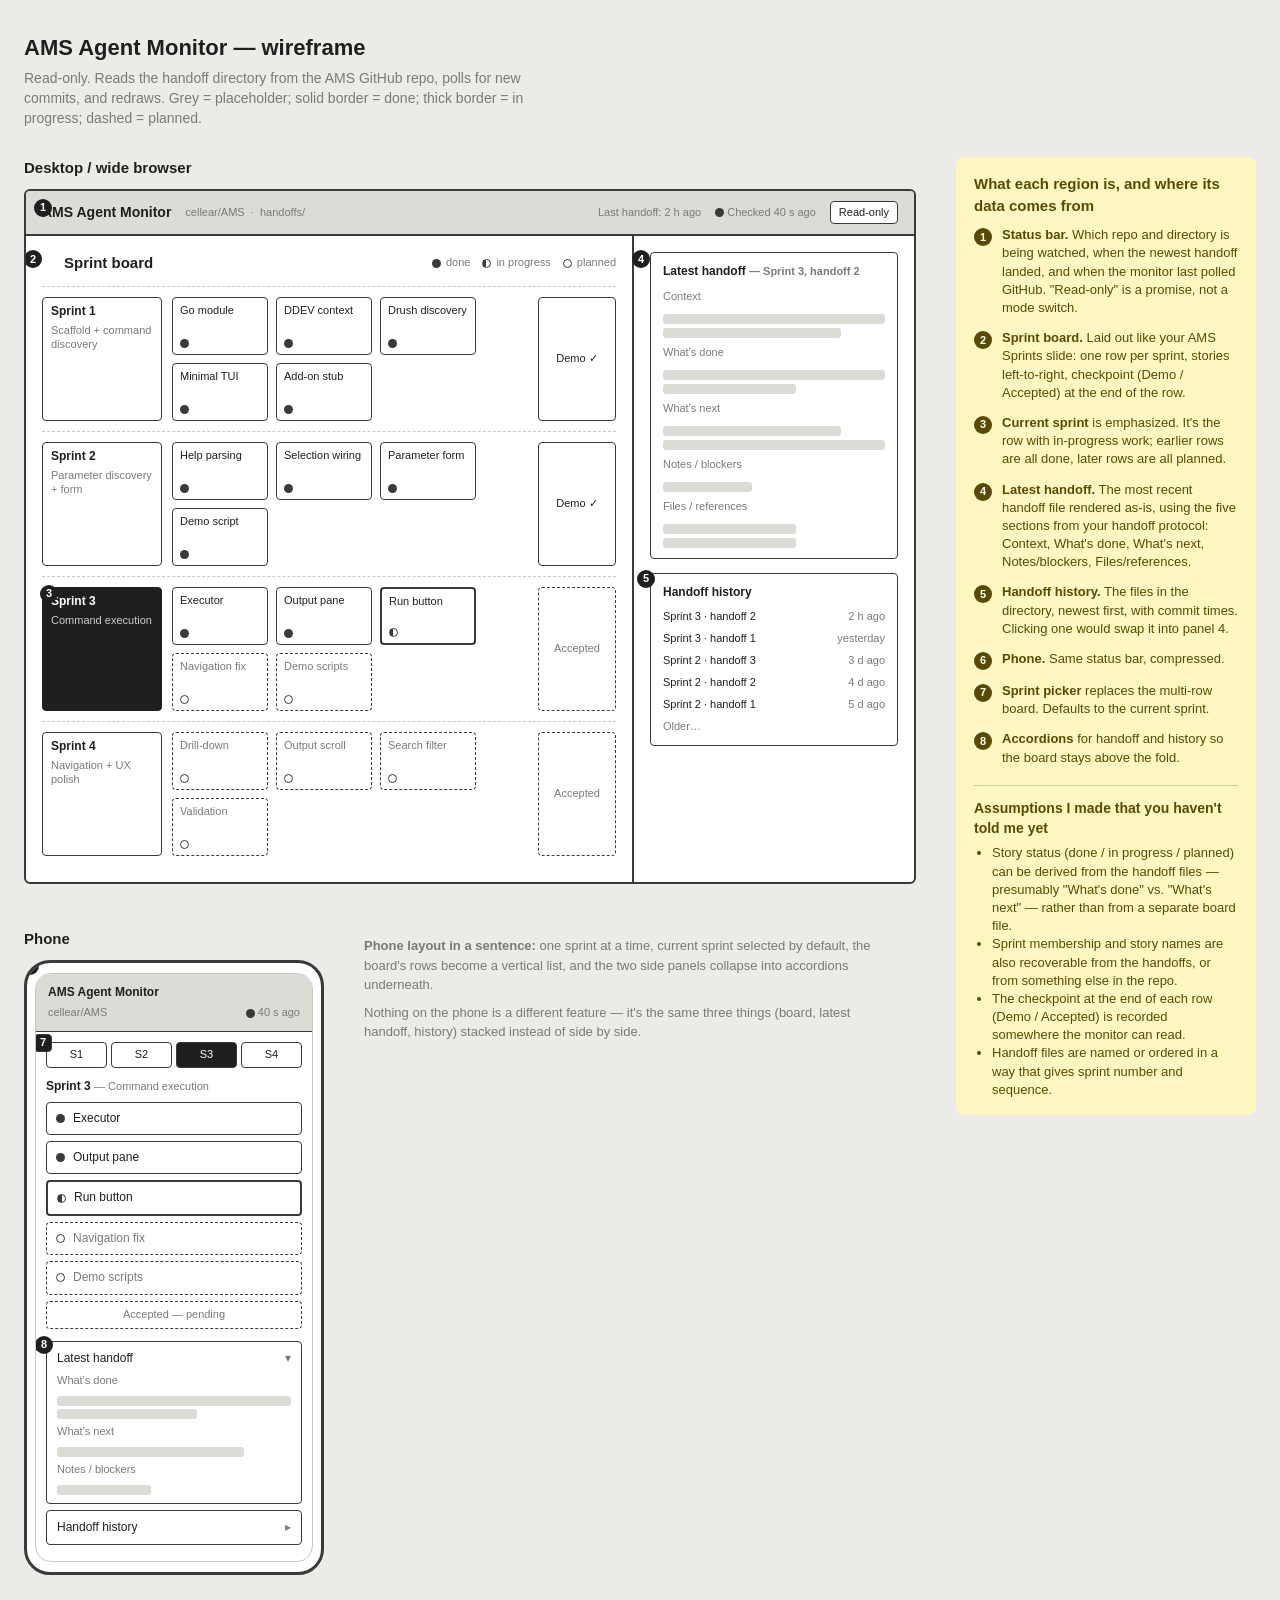
<file: ams-agent-monitor-wireframe.html>
<!doctype html>
<html lang="en">
<head>
<meta charset="utf-8">
<meta name="viewport" content="width=device-width, initial-scale=1">
<title>AMS Agent Monitor — wireframe</title>
<style>
  :root{
    --paper:#ecebe7; --ink:#1f1f1f; --line:#3a3a3a; --mute:#7a7a76;
    --fill:#dcdbd6; --fill2:#c9c8c2; --note:#fff7c2; --note-ink:#5a4a00;
  }
  *{box-sizing:border-box}
  html,body{margin:0;background:var(--paper);color:var(--ink);
    font:14px/1.45 "Helvetica Neue",Helvetica,Arial,sans-serif}
  body{padding:32px 24px 64px}
  h1{font-size:22px;font-weight:600;margin:0 0 4px}
  .sub{color:var(--mute);margin:0 0 28px;max-width:70ch}
  .stage{display:grid;grid-template-columns:minmax(0,1fr) 300px;gap:40px;align-items:start;max-width:1440px}
  @media (max-width:1100px){.stage{grid-template-columns:1fr}}
  h2{font-size:15px;font-weight:600;margin:0 0 10px}

  /* generic wireframe primitives */
  .frame{background:#fff;border:2px solid var(--line);border-radius:6px;overflow:hidden}
  .box{border:1.5px solid var(--line);border-radius:4px;background:#fff}
  .ph{background:var(--fill);border-radius:3px;height:10px}
  .ph.w40{width:40%}.ph.w60{width:60%}.ph.w80{width:80%}.ph.w100{width:100%}
  .lbl{font-size:11px;color:var(--mute)}
  .hatch{background:repeating-linear-gradient(135deg,#e6e5e0 0 6px,#d3d2cc 6px 8px)}
  .pin{display:inline-flex;align-items:center;justify-content:center;width:18px;height:18px;
    border-radius:50%;background:var(--ink);color:#fff;font-size:11px;font-weight:600;
    vertical-align:middle;flex:none}
  .pin.abs{position:absolute;z-index:2}
  .rel{position:relative}
  .dot{display:inline-block;width:9px;height:9px;border-radius:50%;background:var(--line);vertical-align:middle}
  .dot.ring{background:#fff;border:1.5px solid var(--line)}
  .dot.half{background:linear-gradient(90deg,var(--line) 50%,#fff 50%);border:1.5px solid var(--line)}
  .btn{border:1.5px solid var(--line);border-radius:4px;padding:3px 8px;font-size:11px;background:#fff}

  /* ===== desktop ===== */
  .desk{width:100%;max-width:1040px}
  .desk .bar{display:flex;align-items:center;gap:14px;padding:10px 16px;border-bottom:2px solid var(--line);background:var(--fill)}
  .desk .bar .title{font-weight:600}
  .desk .bar .spacer{flex:1}
  .desk .body{display:grid;grid-template-columns:1fr 280px;min-height:560px}
  .desk .main{padding:16px;border-right:2px solid var(--line)}
  .desk .side{padding:16px;display:flex;flex-direction:column;gap:14px}
  .boardhead{display:flex;align-items:center;gap:14px;margin-bottom:12px}
  .legend{display:flex;gap:12px;margin-left:auto}
  .legend span{display:inline-flex;align-items:center;gap:5px;font-size:11px;color:var(--mute)}
  .sprint{display:grid;grid-template-columns:120px 1fr 78px;gap:10px;align-items:stretch;
    padding:10px 0;border-top:1.5px dashed var(--fill2)}
  .sprint:first-of-type{border-top:0}
  .sprint .name{padding:6px 8px;font-weight:600;font-size:12px;line-height:1.3}
  .sprint .name small{display:block;font-weight:400;color:var(--mute);font-size:11px;margin-top:3px}
  .sprint.cur .name{background:var(--ink);color:#fff;border-color:var(--ink)}
  .sprint.cur .name small{color:#ccc}
  .stories{display:flex;gap:8px;flex-wrap:wrap}
  .story{width:96px;min-height:58px;padding:6px 7px;font-size:11px;line-height:1.25;display:flex;flex-direction:column;justify-content:space-between}
  .story.planned{border-style:dashed;color:var(--mute)}
  .story.active{border-width:2.5px}
  .check{display:flex;align-items:center;justify-content:center;font-size:11px;text-align:center;padding:4px}
  .check.pending{border-style:dashed;color:var(--mute)}
  .side .box{padding:10px 12px}
  .side h3{font-size:12px;margin:0 0 8px;font-weight:600}
  .side dl{margin:0;display:grid;grid-template-columns:auto;gap:7px}
  .side dt{font-size:11px;color:var(--mute)}
  .side dd{margin:2px 0 0;display:flex;flex-direction:column;gap:4px}
  .hist{display:flex;flex-direction:column;gap:6px}
  .hist div{display:flex;justify-content:space-between;font-size:11px;gap:8px}
  .hist div span:last-child{color:var(--mute);flex:none}

  /* ===== mobile ===== */
  .phone{width:300px;border-radius:26px;border-width:3px;padding:10px 8px;background:#fff}
  .phone .screen{border:1.5px solid var(--fill2);border-radius:16px;overflow:hidden}
  .phone .bar{padding:10px 12px;border-bottom:1.5px solid var(--line);background:var(--fill);font-size:12px}
  .phone .bar .title{font-weight:600}
  .phone .bar .meta{display:flex;justify-content:space-between;margin-top:4px;color:var(--mute);font-size:11px}
  .phone .content{padding:10px}
  .tabs{display:flex;gap:4px;margin-bottom:10px}
  .tabs span{flex:1;text-align:center;border:1.5px solid var(--line);border-radius:4px;font-size:11px;padding:4px 0}
  .tabs span.on{background:var(--ink);color:#fff}
  .mstory{padding:7px 9px;font-size:12px;display:flex;align-items:center;gap:8px;margin-bottom:6px}
  .mstory.planned{border-style:dashed;color:var(--mute)}
  .mstory.active{border-width:2.5px}
  .mstory .ttl{flex:1}
  .mcheck{text-align:center;font-size:11px;padding:5px;margin:4px 0 12px;border-style:dashed;color:var(--mute)}
  .acc{padding:8px 10px;font-size:12px;display:flex;justify-content:space-between;align-items:center;margin-bottom:6px}
  .acc .chev{color:var(--mute)}
  .acc.open{flex-direction:column;align-items:stretch;gap:6px}
  .acc.open .row{display:flex;justify-content:space-between}
  .acc.open dl{margin:0;display:grid;gap:5px}
  .acc.open dt{font-size:11px;color:var(--mute)}
  .acc.open dd{margin:2px 0 0;display:flex;flex-direction:column;gap:3px}

  /* ===== notes ===== */
  .notes{background:var(--note);color:var(--note-ink);border-radius:8px;padding:16px 18px}
  .notes h2{color:var(--note-ink);margin-bottom:10px}
  .notes ol{list-style:none;margin:0;padding:0;display:flex;flex-direction:column;gap:12px}
  .notes li{display:flex;gap:10px;font-size:13px;line-height:1.4}
  .notes .pin{margin-top:2px;background:var(--note-ink)}
  .notes .q{margin-top:18px;padding-top:12px;border-top:1px solid rgba(90,74,0,.25)}
  .notes .q p{margin:0 0 6px;font-weight:600}
  .notes ul{margin:0;padding-left:18px;font-size:13px}
  .notes ul li{display:list-item;gap:0}
  .row2{display:flex;gap:40px;flex-wrap:wrap;align-items:flex-start}
  .mnotes{max-width:520px;font-size:13px;color:var(--mute);line-height:1.5;margin-top:8px}
  .mnotes p{margin:0 0 8px}
</style>
</head>
<body>

<h1>AMS Agent Monitor — wireframe</h1>
<p class="sub">Read-only. Reads the handoff directory from the AMS GitHub repo, polls for new commits, and redraws.
Grey = placeholder; solid border = done; thick border = in progress; dashed = planned.</p>

<div class="stage">

<!-- ================= DESKTOP ================= -->
<div>
<h2>Desktop / wide browser</h2>
<div class="frame desk rel">
  <span class="pin abs" style="left:8px;top:8px">1</span>
  <div class="bar">
    <span class="title">AMS Agent Monitor</span>
    <span class="lbl">cellear/AMS &nbsp;·&nbsp; handoffs/</span>
    <span class="spacer"></span>
    <span class="lbl">Last handoff: 2 h ago</span>
    <span class="lbl"><span class="dot"></span> Checked 40 s ago</span>
    <span class="btn">Read-only</span>
  </div>

  <div class="body">
    <div class="main rel">
      <span class="pin abs" style="left:-2px;top:14px">2</span>
      <div class="boardhead">
        <h2 style="margin:0 0 0 22px">Sprint board</h2>
        <div class="legend">
          <span><span class="dot"></span> done</span>
          <span><span class="dot half"></span> in progress</span>
          <span><span class="dot ring"></span> planned</span>
        </div>
      </div>

      <div class="sprint">
        <div class="box name">Sprint 1<small>Scaffold + command discovery</small></div>
        <div class="stories">
          <div class="box story"><span>Go module</span><span class="dot"></span></div>
          <div class="box story"><span>DDEV context</span><span class="dot"></span></div>
          <div class="box story"><span>Drush discovery</span><span class="dot"></span></div>
          <div class="box story"><span>Minimal TUI</span><span class="dot"></span></div>
          <div class="box story"><span>Add-on stub</span><span class="dot"></span></div>
        </div>
        <div class="box check">Demo ✓</div>
      </div>

      <div class="sprint">
        <div class="box name">Sprint 2<small>Parameter discovery + form</small></div>
        <div class="stories">
          <div class="box story"><span>Help parsing</span><span class="dot"></span></div>
          <div class="box story"><span>Selection wiring</span><span class="dot"></span></div>
          <div class="box story"><span>Parameter form</span><span class="dot"></span></div>
          <div class="box story"><span>Demo script</span><span class="dot"></span></div>
        </div>
        <div class="box check">Demo ✓</div>
      </div>

      <div class="sprint cur rel">
        <span class="pin abs" style="left:-2px;top:8px">3</span>
        <div class="box name">Sprint 3<small>Command execution</small></div>
        <div class="stories">
          <div class="box story"><span>Executor</span><span class="dot"></span></div>
          <div class="box story"><span>Output pane</span><span class="dot"></span></div>
          <div class="box story active"><span>Run button</span><span class="dot half"></span></div>
          <div class="box story planned"><span>Navigation fix</span><span class="dot ring"></span></div>
          <div class="box story planned"><span>Demo scripts</span><span class="dot ring"></span></div>
        </div>
        <div class="box check pending">Accepted</div>
      </div>

      <div class="sprint">
        <div class="box name">Sprint 4<small>Navigation + UX polish</small></div>
        <div class="stories">
          <div class="box story planned"><span>Drill-down</span><span class="dot ring"></span></div>
          <div class="box story planned"><span>Output scroll</span><span class="dot ring"></span></div>
          <div class="box story planned"><span>Search filter</span><span class="dot ring"></span></div>
          <div class="box story planned"><span>Validation</span><span class="dot ring"></span></div>
        </div>
        <div class="box check pending">Accepted</div>
      </div>
    </div>

    <div class="side rel">
      <span class="pin abs" style="left:-2px;top:14px">4</span>
      <div class="box">
        <h3>Latest handoff <span class="lbl">— Sprint 3, handoff 2</span></h3>
        <dl>
          <dt>Context</dt><dd><div class="ph w100"></div><div class="ph w80"></div></dd>
          <dt>What's done</dt><dd><div class="ph w100"></div><div class="ph w60"></div></dd>
          <dt>What's next</dt><dd><div class="ph w80"></div><div class="ph w100"></div></dd>
          <dt>Notes / blockers</dt><dd><div class="ph w40"></div></dd>
          <dt>Files / references</dt><dd><div class="ph w60"></div><div class="ph w60"></div></dd>
        </dl>
      </div>

      <div class="box rel">
        <span class="pin abs" style="left:-14px;top:-4px">5</span>
        <h3>Handoff history</h3>
        <div class="hist">
          <div><span>Sprint 3 · handoff 2</span><span>2 h ago</span></div>
          <div><span>Sprint 3 · handoff 1</span><span>yesterday</span></div>
          <div><span>Sprint 2 · handoff 3</span><span>3 d ago</span></div>
          <div><span>Sprint 2 · handoff 2</span><span>4 d ago</span></div>
          <div><span>Sprint 2 · handoff 1</span><span>5 d ago</span></div>
          <div class="lbl"><span>Older…</span></div>
        </div>
      </div>
    </div>
  </div>
</div>

<!-- ================= MOBILE ================= -->
<div class="row2" style="margin-top:44px">
<div>
<h2>Phone</h2>
<div class="frame phone rel">
  <span class="pin abs" style="left:-6px;top:-6px">6</span>
  <div class="screen">
    <div class="bar">
      <div class="title">AMS Agent Monitor</div>
      <div class="meta"><span>cellear/AMS</span><span><span class="dot"></span> 40 s ago</span></div>
    </div>
    <div class="content">
      <div class="tabs rel">
        <span class="pin abs" style="left:-12px;top:-8px">7</span>
        <span>S1</span><span>S2</span><span class="on">S3</span><span>S4</span>
      </div>
      <div style="font-size:12px;font-weight:600;margin-bottom:6px">Sprint 3 <span class="lbl" style="font-weight:400">— Command execution</span></div>
      <div class="box mstory"><span class="dot"></span><span class="ttl">Executor</span></div>
      <div class="box mstory"><span class="dot"></span><span class="ttl">Output pane</span></div>
      <div class="box mstory active"><span class="dot half"></span><span class="ttl">Run button</span></div>
      <div class="box mstory planned"><span class="dot ring"></span><span class="ttl">Navigation fix</span></div>
      <div class="box mstory planned"><span class="dot ring"></span><span class="ttl">Demo scripts</span></div>
      <div class="box mcheck">Accepted — pending</div>

      <div class="box acc open rel">
        <span class="pin abs" style="left:-12px;top:-6px">8</span>
        <div class="row"><span>Latest handoff</span><span class="chev">▾</span></div>
        <dl>
          <dt>What's done</dt><dd><div class="ph w100"></div><div class="ph w60"></div></dd>
          <dt>What's next</dt><dd><div class="ph w80"></div></dd>
          <dt>Notes / blockers</dt><dd><div class="ph w40"></div></dd>
        </dl>
      </div>
      <div class="box acc"><span>Handoff history</span><span class="chev">▸</span></div>
    </div>
  </div>
</div>
</div>

<div class="mnotes">
  <p><strong>Phone layout in a sentence:</strong> one sprint at a time, current sprint selected by default, the board's rows become a vertical list, and the two side panels collapse into accordions underneath.</p>
  <p>Nothing on the phone is a different feature — it's the same three things (board, latest handoff, history) stacked instead of side by side.</p>
</div>
</div>
</div>

<!-- ================= NOTES ================= -->
<aside class="notes">
  <h2>What each region is, and where its data comes from</h2>
  <ol>
    <li><span class="pin">1</span><span><strong>Status bar.</strong> Which repo and directory is being watched, when the newest handoff landed, and when the monitor last polled GitHub. "Read-only" is a promise, not a mode switch.</span></li>
    <li><span class="pin">2</span><span><strong>Sprint board.</strong> Laid out like your AMS Sprints slide: one row per sprint, stories left-to-right, checkpoint (Demo / Accepted) at the end of the row.</span></li>
    <li><span class="pin">3</span><span><strong>Current sprint</strong> is emphasized. It's the row with in-progress work; earlier rows are all done, later rows are all planned.</span></li>
    <li><span class="pin">4</span><span><strong>Latest handoff.</strong> The most recent handoff file rendered as-is, using the five sections from your handoff protocol: Context, What's done, What's next, Notes/blockers, Files/references.</span></li>
    <li><span class="pin">5</span><span><strong>Handoff history.</strong> The files in the directory, newest first, with commit times. Clicking one would swap it into panel 4.</span></li>
    <li><span class="pin">6</span><span><strong>Phone.</strong> Same status bar, compressed.</span></li>
    <li><span class="pin">7</span><span><strong>Sprint picker</strong> replaces the multi-row board. Defaults to the current sprint.</span></li>
    <li><span class="pin">8</span><span><strong>Accordions</strong> for handoff and history so the board stays above the fold.</span></li>
  </ol>

  <div class="q">
    <p>Assumptions I made that you haven't told me yet</p>
    <ul>
      <li>Story status (done / in progress / planned) can be derived from the handoff files — presumably "What's done" vs. "What's next" — rather than from a separate board file.</li>
      <li>Sprint membership and story names are also recoverable from the handoffs, or from something else in the repo.</li>
      <li>The checkpoint at the end of each row (Demo / Accepted) is recorded somewhere the monitor can read.</li>
      <li>Handoff files are named or ordered in a way that gives sprint number and sequence.</li>
    </ul>
  </div>
</aside>

</div>
</body>
</html>
</file>
